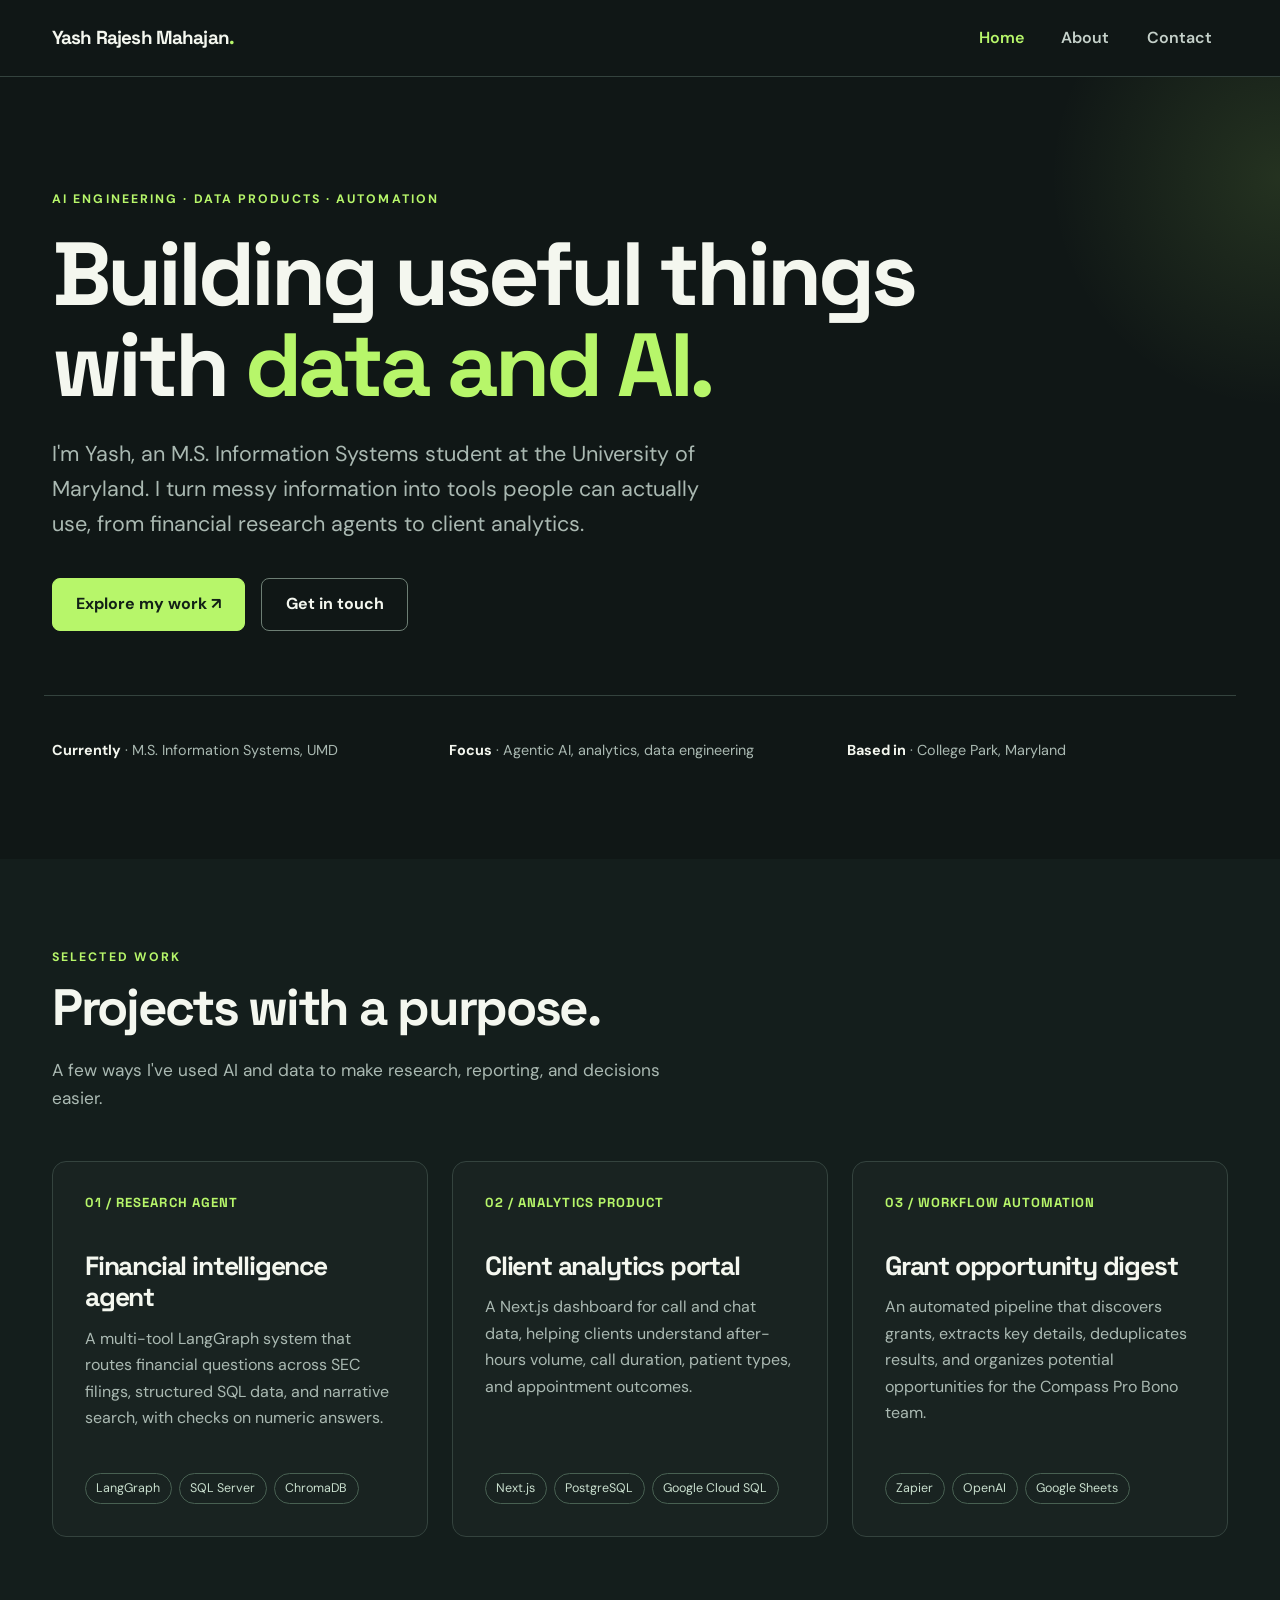
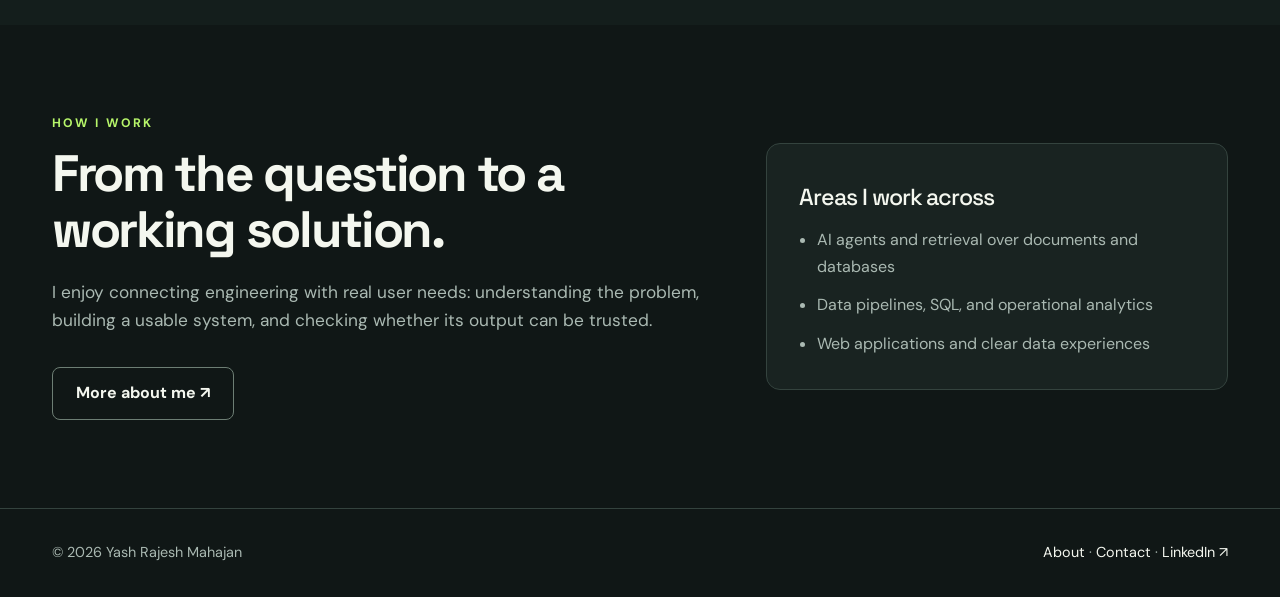
<file: index.html>
<!doctype html><html lang="en"><head><meta charset="utf-8"><meta name="viewport" content="width=device-width, initial-scale=1"><meta name="description" content="Yash Rajesh Mahajan builds AI systems, data products, and practical automation."><title>Yash Rajesh Mahajan | AI & Data Portfolio</title><link href="https://cdn.jsdelivr.net/npm/bootstrap@5.3.3/dist/css/bootstrap.min.css" rel="stylesheet"><link rel="stylesheet" href="css/styles.css"></head><body><a class="skip-link" href="#main">Skip to content</a><nav class="navbar navbar-expand-lg navbar-dark site-nav" aria-label="Main navigation"><div class="container"><a class="navbar-brand" href="index.html">Yash Rajesh Mahajan<span class="brand-dot">.</span></a><button class="navbar-toggler" type="button" data-bs-toggle="collapse" data-bs-target="#mainNav" aria-controls="mainNav" aria-expanded="false" aria-label="Toggle navigation"><span class="navbar-toggler-icon"></span></button><div class="collapse navbar-collapse justify-content-end" id="mainNav"><ul class="navbar-nav"><li class="nav-item"><a class="nav-link active" aria-current="page" href="index.html">Home</a></li><li class="nav-item"><a class="nav-link" href="about.html">About</a></li><li class="nav-item"><a class="nav-link" href="contact.html">Contact</a></li></ul></div></div></nav><main id="main"><section class="hero"><div class="container"><div class="eyebrow">AI engineering · data products · automation</div><h1>Building useful things<br>with <em>data and AI.</em></h1><p class="lead-copy">I'm Yash, an M.S. Information Systems student at the University of Maryland. I turn messy information into tools people can actually use, from financial research agents to client analytics.</p><div class="hero-actions"><a class="btn btn-accent" href="#projects">Explore my work ↗</a><a class="btn btn-outline-light" href="contact.html">Get in touch</a></div><div class="hero-note row g-3"><div class="col-md-4"><strong>Currently</strong> · M.S. Information Systems, UMD</div><div class="col-md-4"><strong>Focus</strong> · Agentic AI, analytics, data engineering</div><div class="col-md-4"><strong>Based in</strong> · College Park, Maryland</div></div></div></section><section id="projects" class="section section-alt"><div class="container"><div class="eyebrow">Selected work</div><h2 class="section-title">Projects with a purpose.</h2><p class="section-intro mb-5">A few ways I've used AI and data to make research, reporting, and decisions easier.</p><div class="row g-4"><div class="col-lg-4 col-md-6"><article class="project-card"><span class="project-index">01 / RESEARCH AGENT</span><h3>Financial intelligence agent</h3><p>A multi-tool LangGraph system that routes financial questions across SEC filings, structured SQL data, and narrative search, with checks on numeric answers.</p><div class="tags"><span class="tag">LangGraph</span><span class="tag">SQL Server</span><span class="tag">ChromaDB</span></div></article></div><div class="col-lg-4 col-md-6"><article class="project-card"><span class="project-index">02 / ANALYTICS PRODUCT</span><h3>Client analytics portal</h3><p>A Next.js dashboard for call and chat data, helping clients understand after-hours volume, call duration, patient types, and appointment outcomes.</p><div class="tags"><span class="tag">Next.js</span><span class="tag">PostgreSQL</span><span class="tag">Google Cloud SQL</span></div></article></div><div class="col-lg-4 col-md-6"><article class="project-card"><span class="project-index">03 / WORKFLOW AUTOMATION</span><h3>Grant opportunity digest</h3><p>An automated pipeline that discovers grants, extracts key details, deduplicates results, and organizes potential opportunities for the Compass Pro Bono team.</p><div class="tags"><span class="tag">Zapier</span><span class="tag">OpenAI</span><span class="tag">Google Sheets</span></div></article></div></div></div></section><section class="section"><div class="container"><div class="row align-items-center g-5"><div class="col-lg-7"><div class="eyebrow">How I work</div><h2 class="section-title">From the question to a working solution.</h2><p class="section-intro">I enjoy connecting engineering with real user needs: understanding the problem, building a usable system, and checking whether its output can be trusted.</p><a class="btn btn-outline-light mt-3" href="about.html">More about me ↗</a></div><div class="col-lg-5"><div class="detail-card"><h3>Areas I work across</h3><ul><li>AI agents and retrieval over documents and databases</li><li>Data pipelines, SQL, and operational analytics</li><li>Web applications and clear data experiences</li></ul></div></div></div></div></section></main><footer class="footer"><div class="container d-flex flex-wrap justify-content-between gap-2"><span>© 2026 Yash Rajesh Mahajan</span><span><a href="about.html">About</a> · <a href="contact.html">Contact</a> · <a href="https://www.linkedin.com/in/yashhmahajan/" target="_blank" rel="noopener noreferrer">LinkedIn ↗</a></span></div></footer><script src="https://cdn.jsdelivr.net/npm/bootstrap@5.3.3/dist/js/bootstrap.bundle.min.js"></script></body></html>
</file>
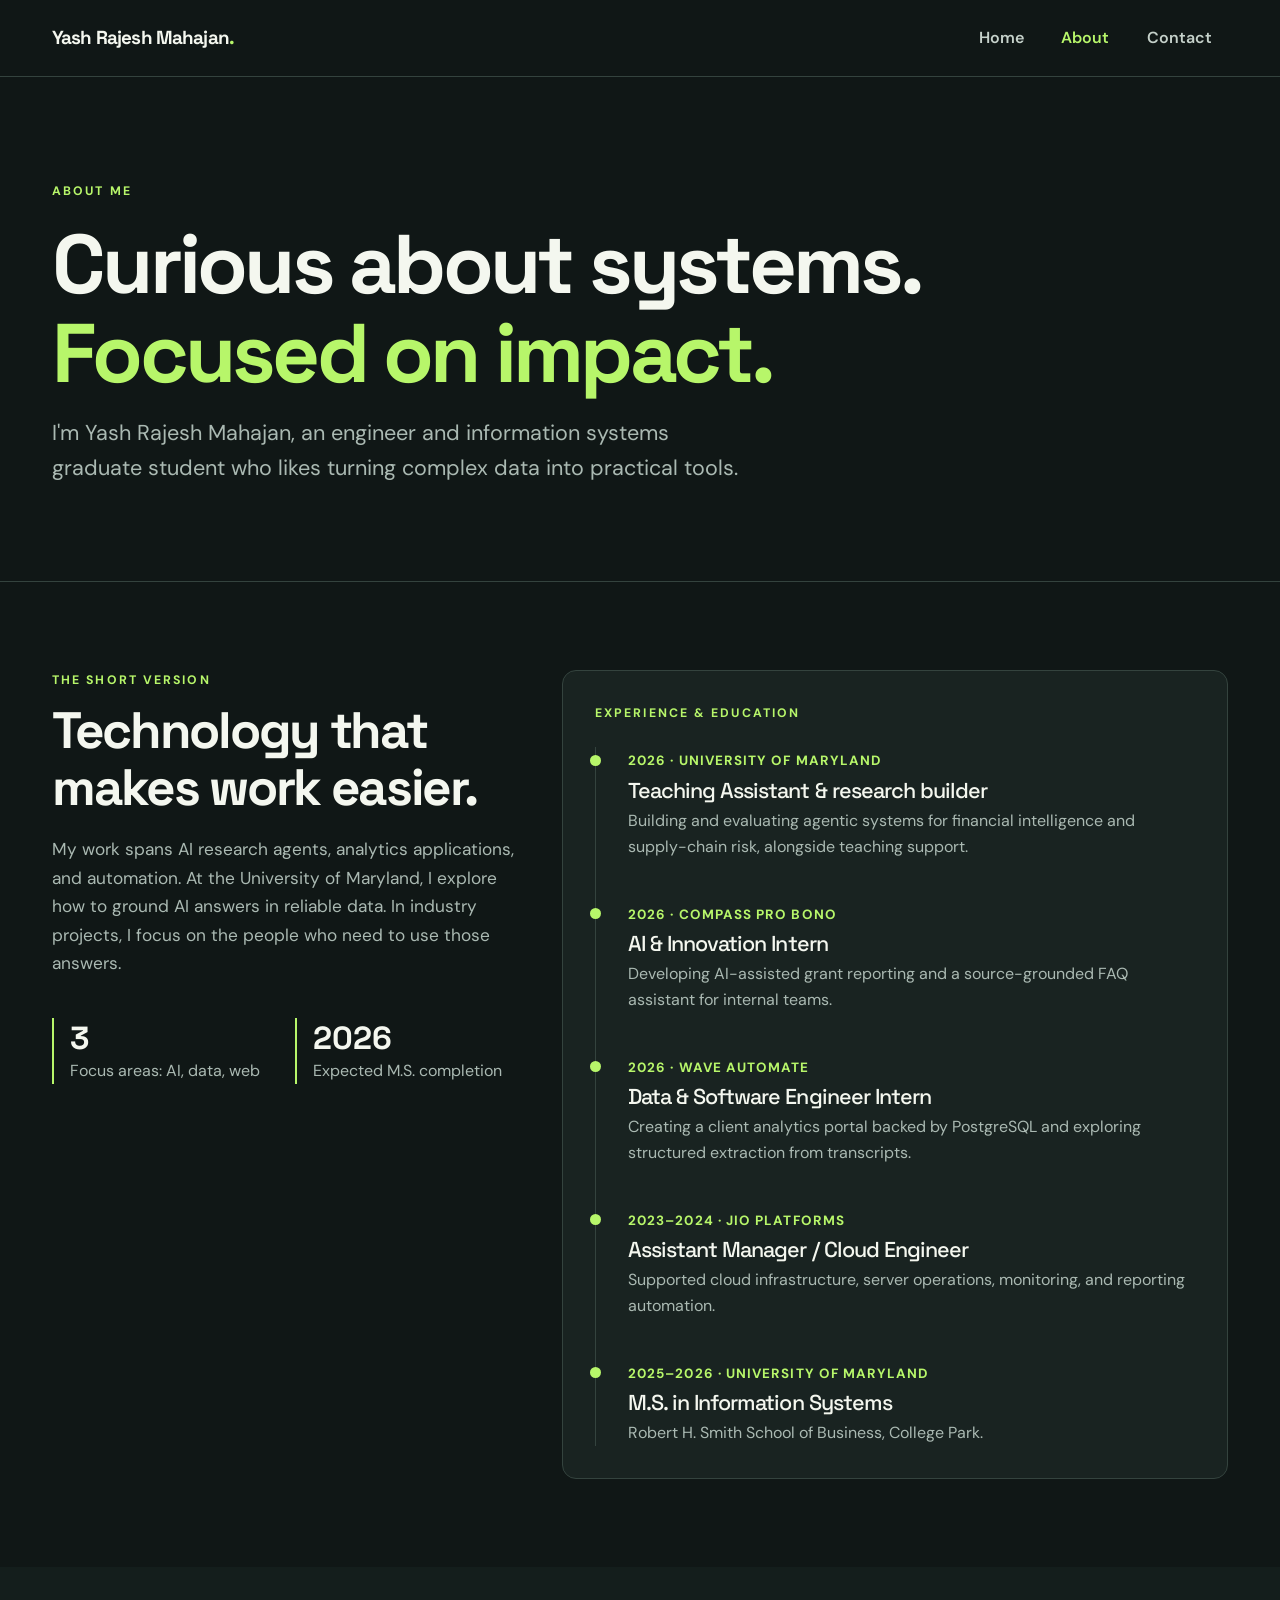
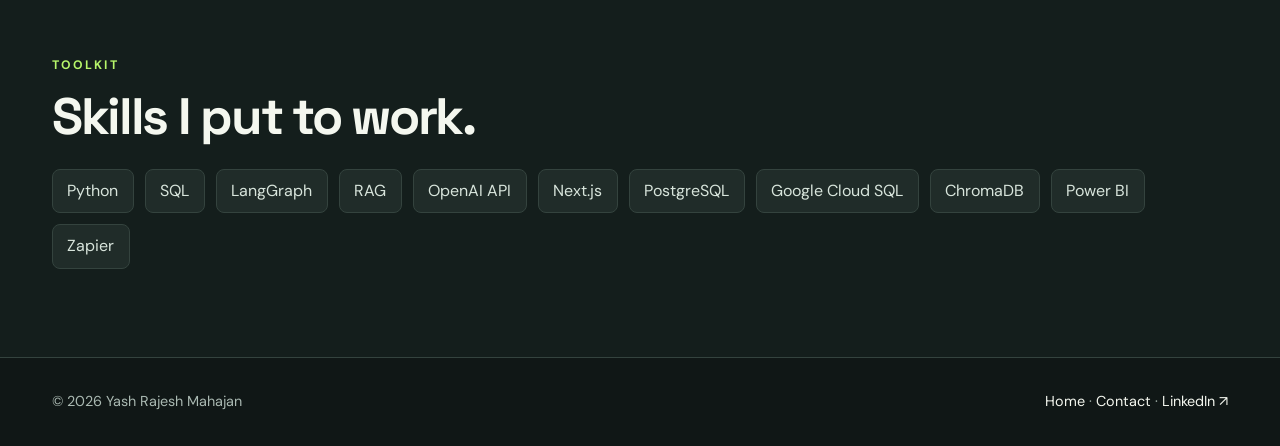
<file: about.html>
<!doctype html><html lang="en"><head><meta charset="utf-8"><meta name="viewport" content="width=device-width, initial-scale=1"><meta name="description" content="About Yash Rajesh Mahajan: experience, education and technical skills."><title>About | Yash Rajesh Mahajan</title><link href="https://cdn.jsdelivr.net/npm/bootstrap@5.3.3/dist/css/bootstrap.min.css" rel="stylesheet"><link rel="stylesheet" href="css/styles.css"></head><body><a class="skip-link" href="#main">Skip to content</a><nav class="navbar navbar-expand-lg navbar-dark site-nav" aria-label="Main navigation"><div class="container"><a class="navbar-brand" href="index.html">Yash Rajesh Mahajan<span class="brand-dot">.</span></a><button class="navbar-toggler" type="button" data-bs-toggle="collapse" data-bs-target="#mainNav" aria-controls="mainNav" aria-expanded="false" aria-label="Toggle navigation"><span class="navbar-toggler-icon"></span></button><div class="collapse navbar-collapse justify-content-end" id="mainNav"><ul class="navbar-nav"><li class="nav-item"><a class="nav-link" href="index.html">Home</a></li><li class="nav-item"><a class="nav-link active" aria-current="page" href="about.html">About</a></li><li class="nav-item"><a class="nav-link" href="contact.html">Contact</a></li></ul></div></div></nav><main id="main"><header class="page-hero"><div class="container"><div class="eyebrow">About me</div><h1>Curious about systems.<br><em>Focused on impact.</em></h1><p class="lead-copy">I'm Yash Rajesh Mahajan, an engineer and information systems graduate student who likes turning complex data into practical tools.</p></div></header><section class="section"><div class="container"><div class="row g-5"><div class="col-lg-5"><div class="eyebrow">The short version</div><h2 class="section-title">Technology that makes work easier.</h2><p class="section-intro">My work spans AI research agents, analytics applications, and automation. At the University of Maryland, I explore how to ground AI answers in reliable data. In industry projects, I focus on the people who need to use those answers.</p><div class="row g-4 mt-3"><div class="col-6"><div class="stat"><strong>3</strong><span>Focus areas: AI, data, web</span></div></div><div class="col-6"><div class="stat"><strong>2026</strong><span>Expected M.S. completion</span></div></div></div></div><div class="col-lg-7"><div class="detail-card"><div class="eyebrow">Experience & education</div><div class="timeline mt-4"><div class="timeline-item"><span class="timeline-meta">2026 · University of Maryland</span><h3>Teaching Assistant & research builder</h3><p>Building and evaluating agentic systems for financial intelligence and supply-chain risk, alongside teaching support.</p></div><div class="timeline-item"><span class="timeline-meta">2026 · Compass Pro Bono</span><h3>AI & Innovation Intern</h3><p>Developing AI-assisted grant reporting and a source-grounded FAQ assistant for internal teams.</p></div><div class="timeline-item"><span class="timeline-meta">2026 · Wave Automate</span><h3>Data & Software Engineer Intern</h3><p>Creating a client analytics portal backed by PostgreSQL and exploring structured extraction from transcripts.</p></div><div class="timeline-item"><span class="timeline-meta">2023–2024 · Jio Platforms</span><h3>Assistant Manager / Cloud Engineer</h3><p>Supported cloud infrastructure, server operations, monitoring, and reporting automation.</p></div><div class="timeline-item pb-0"><span class="timeline-meta">2025–2026 · University of Maryland</span><h3>M.S. in Information Systems</h3><p>Robert H. Smith School of Business, College Park.</p></div></div></div></div></div></div></section><section class="section section-alt"><div class="container"><div class="eyebrow">Toolkit</div><h2 class="section-title">Skills I put to work.</h2><div class="skill-list mt-4"><span>Python</span><span>SQL</span><span>LangGraph</span><span>RAG</span><span>OpenAI API</span><span>Next.js</span><span>PostgreSQL</span><span>Google Cloud SQL</span><span>ChromaDB</span><span>Power BI</span><span>Zapier</span></div></div></section></main><footer class="footer"><div class="container d-flex flex-wrap justify-content-between gap-2"><span>© 2026 Yash Rajesh Mahajan</span><span><a href="index.html">Home</a> · <a href="contact.html">Contact</a> · <a href="https://www.linkedin.com/in/yashhmahajan/" target="_blank" rel="noopener noreferrer">LinkedIn ↗</a></span></div></footer><script src="https://cdn.jsdelivr.net/npm/bootstrap@5.3.3/dist/js/bootstrap.bundle.min.js"></script></body></html>
</file>
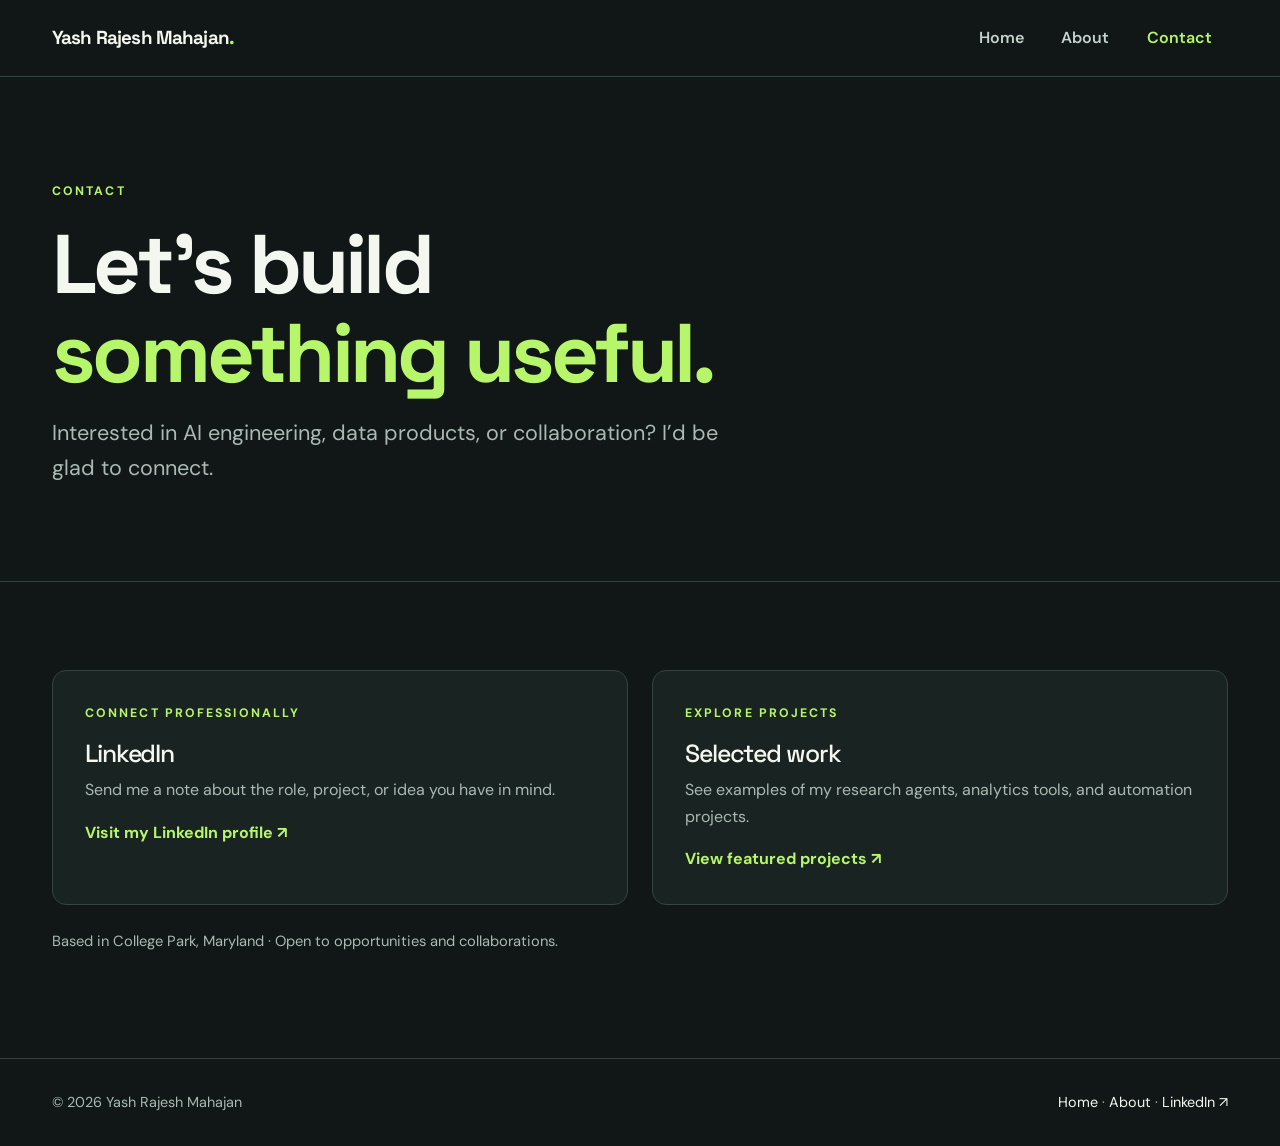
<file: contact.html>
<!doctype html><html lang="en"><head><meta charset="utf-8"><meta name="viewport" content="width=device-width, initial-scale=1"><meta name="description" content="Contact Yash Rajesh Mahajan about AI, data, and engineering opportunities."><title>Contact | Yash Rajesh Mahajan</title><link href="https://cdn.jsdelivr.net/npm/bootstrap@5.3.3/dist/css/bootstrap.min.css" rel="stylesheet"><link rel="stylesheet" href="css/styles.css"></head><body><a class="skip-link" href="#main">Skip to content</a><nav class="navbar navbar-expand-lg navbar-dark site-nav" aria-label="Main navigation"><div class="container"><a class="navbar-brand" href="index.html">Yash Rajesh Mahajan<span class="brand-dot">.</span></a><button class="navbar-toggler" type="button" data-bs-toggle="collapse" data-bs-target="#mainNav" aria-controls="mainNav" aria-expanded="false" aria-label="Toggle navigation"><span class="navbar-toggler-icon"></span></button><div class="collapse navbar-collapse justify-content-end" id="mainNav"><ul class="navbar-nav"><li class="nav-item"><a class="nav-link" href="index.html">Home</a></li><li class="nav-item"><a class="nav-link" href="about.html">About</a></li><li class="nav-item"><a class="nav-link active" aria-current="page" href="contact.html">Contact</a></li></ul></div></div></nav><main id="main"><header class="page-hero"><div class="container"><div class="eyebrow">Contact</div><h1>Let's build<br><em>something useful.</em></h1><p class="lead-copy">Interested in AI engineering, data products, or collaboration? I’d be glad to connect.</p></div></header><section class="section"><div class="container"><div class="row g-4"><div class="col-lg-6"><div class="contact-card"><div class="eyebrow">Connect professionally</div><h2 class="mt-3">LinkedIn</h2><p>Send me a note about the role, project, or idea you have in mind.</p><a class="contact-link" href="https://www.linkedin.com/in/yashhmahajan/" target="_blank" rel="noopener noreferrer">Visit my LinkedIn profile ↗</a></div></div><div class="col-lg-6"><div class="contact-card"><div class="eyebrow">Explore projects</div><h2 class="mt-3">Selected work</h2><p>See examples of my research agents, analytics tools, and automation projects.</p><a class="contact-link" href="index.html#projects">View featured projects ↗</a></div></div></div><p class="small-note mt-4">Based in College Park, Maryland · Open to opportunities and collaborations.</p></div></section></main><footer class="footer"><div class="container d-flex flex-wrap justify-content-between gap-2"><span>© 2026 Yash Rajesh Mahajan</span><span><a href="index.html">Home</a> · <a href="about.html">About</a> · <a href="https://www.linkedin.com/in/yashhmahajan/" target="_blank" rel="noopener noreferrer">LinkedIn ↗</a></span></div></footer><script src="https://cdn.jsdelivr.net/npm/bootstrap@5.3.3/dist/js/bootstrap.bundle.min.js"></script></body></html>
</file>
<file: css/styles.css>
@import url('https://fonts.googleapis.com/css2?family=DM+Sans:wght@400;500;600;700&family=Space+Grotesk:wght@400;500;600;700&display=swap');
:root{--bg:#101716;--panel:#192321;--panel2:#202c29;--ink:#f4f7ef;--muted:#aab9b2;--accent:#b7f66a;--line:#34433e}*{box-sizing:border-box}html{scroll-behavior:smooth}body{background:var(--bg);color:var(--ink);font-family:'DM Sans',sans-serif;line-height:1.65;margin:0}h1,h2,h3,.navbar-brand{font-family:'Space Grotesk',sans-serif;letter-spacing:-.045em}a{color:inherit;text-decoration:none}a:hover{color:var(--accent)}.container{max-width:1200px}.site-nav{background:rgba(16,23,22,.97);border-bottom:1px solid var(--line);padding:1rem 0}.navbar-brand{font-size:1.18rem;font-weight:700;letter-spacing:-.045em;color:var(--ink)!important}.brand-dot{color:var(--accent)}.navbar-nav{gap:.35rem}.navbar-dark .navbar-nav .nav-link{color:#c5d1ca;padding:.55rem 1rem;font-weight:600}.navbar-dark .navbar-nav .nav-link:hover,.navbar-dark .navbar-nav .nav-link.active{color:var(--accent)}.navbar-toggler{border-color:var(--line)}.eyebrow{text-transform:uppercase;letter-spacing:.17em;font-weight:700;color:var(--accent);font-size:.77rem}.hero{padding:7rem 0 6rem;position:relative;overflow:hidden}.hero:after{content:'';position:absolute;width:500px;height:500px;right:-250px;top:-150px;background:radial-gradient(circle,rgba(183,246,106,.12),transparent 65%);pointer-events:none}.hero h1{font-size:clamp(3.3rem,7vw,6.8rem);font-weight:700;line-height:1.01;margin:1.25rem 0 1.7rem;max-width:1050px}.hero h1 em{font-style:normal;color:var(--accent)}.lead-copy{font-size:clamp(1.05rem,1.7vw,1.35rem);color:var(--muted);max-width:690px;line-height:1.6}.hero-actions{display:flex;flex-wrap:wrap;gap:1rem;margin-top:2.3rem}.btn-accent{background:var(--accent);color:#122016;border:1px solid var(--accent);font-weight:700;padding:.85rem 1.45rem;border-radius:8px}.btn-accent:hover{background:#d0ff9b;color:#122016}.btn-outline-light{border-color:#6d7e74;color:var(--ink);font-weight:700;padding:.85rem 1.45rem;border-radius:8px}.btn-outline-light:hover{background:var(--ink);color:var(--bg)}.hero-note{border-top:1px solid var(--line);padding-top:1.7rem;margin-top:4rem;color:var(--muted);font-size:.9rem}.hero-note strong{color:var(--ink)}.section{padding:5.5rem 0}.section-alt{background:#141e1c}.section-title{font-size:clamp(2.2rem,4vw,3.7rem);font-weight:700;line-height:1.1;margin:.8rem 0 1.2rem}.section-intro{color:var(--muted);font-size:1.08rem;max-width:660px}.project-card,.detail-card,.contact-card{background:var(--panel);border:1px solid var(--line);border-radius:14px;height:100%;transition:border-color .2s,transform .2s}.project-card:hover,.contact-card:hover{border-color:#8bc35c;transform:translateY(-3px)}.project-card{padding:2rem;display:flex;flex-direction:column;min-height:340px}.project-index{font:700 .82rem 'Space Grotesk',sans-serif;color:var(--accent);letter-spacing:.08em}.project-card h3{font-size:1.65rem;margin:2.5rem 0 .75rem;font-weight:700}.project-card p,.detail-card p,.contact-card p{color:var(--muted)}.tags{display:flex;gap:.45rem;flex-wrap:wrap;margin-top:auto;padding-top:1.6rem}.tag{border:1px solid #486052;border-radius:100px;color:#c9dfce;font-size:.78rem;padding:.25rem .65rem}.detail-card{padding:2rem}.detail-card h3{font-size:1.45rem;margin:.5rem 0 1rem}.detail-card ul{color:var(--muted);padding-left:1.15rem;margin:0}.detail-card li+li{margin-top:.75rem}.skill-list{display:flex;flex-wrap:wrap;gap:.7rem}.skill-list span{background:var(--panel2);border:1px solid var(--line);border-radius:8px;padding:.5rem .9rem;color:#d8e5dc}.page-hero{padding:6.5rem 0 5rem;border-bottom:1px solid var(--line)}.page-hero h1{font-size:clamp(3.2rem,6.5vw,6rem);font-weight:700;line-height:1.06;max-width:900px;margin:1.2rem 0}.page-hero h1 em{font-style:normal;color:var(--accent)}.stat{border-left:2px solid var(--accent);padding-left:1rem}.stat strong{display:block;font:700 2rem 'Space Grotesk',sans-serif}.stat span{color:var(--muted)}.timeline{border-left:1px solid var(--line);padding-left:2rem}.timeline-item{position:relative;padding-bottom:2.5rem}.timeline-item:before{content:'';position:absolute;width:11px;height:11px;border-radius:50%;background:var(--accent);left:-2.38rem;top:.45rem}.timeline-item h3{font-size:1.35rem;margin:.25rem 0}.timeline-item p{color:var(--muted);margin:0}.timeline-meta{color:var(--accent);font-size:.84rem;font-weight:700;text-transform:uppercase;letter-spacing:.08em}.contact-card{padding:2rem}.contact-card h2{font-size:1.55rem}.contact-link{display:inline-block;color:var(--accent);font-weight:700;overflow-wrap:anywhere}.small-note{color:var(--muted);font-size:.92rem}.footer{padding:2rem 0;border-top:1px solid var(--line);color:var(--muted);font-size:.9rem}.footer a{color:var(--ink)}.footer a:hover{color:var(--accent)}.skip-link{position:absolute;top:-100px;left:1rem;background:var(--accent);color:var(--bg);padding:.5rem;z-index:999}.skip-link:focus{top:1rem}@media(max-width:767px){.hero{padding:5rem 0 4rem}.page-hero{padding:4.5rem 0 3.5rem}.section{padding:4rem 0}.hero-note{margin-top:3rem}.project-card{min-height:290px}.navbar-nav{padding-top:1rem}}
</file>
